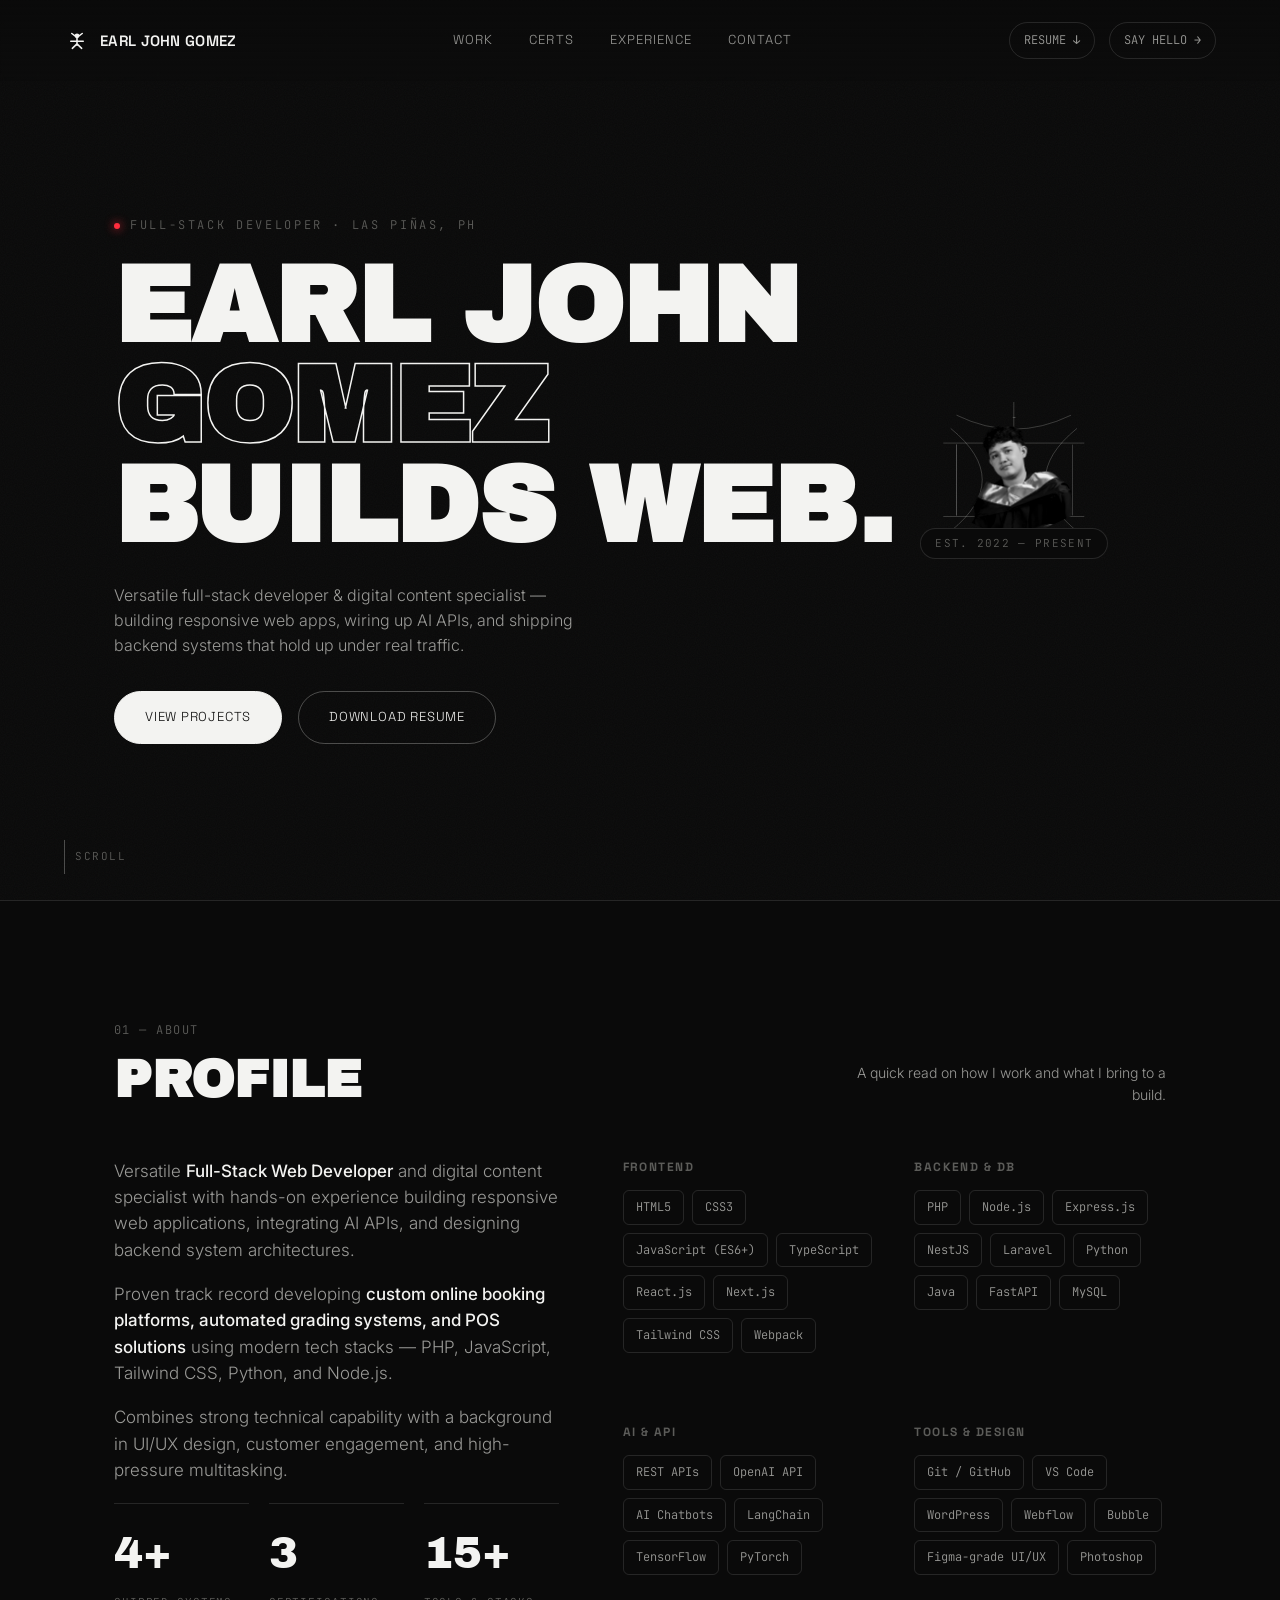
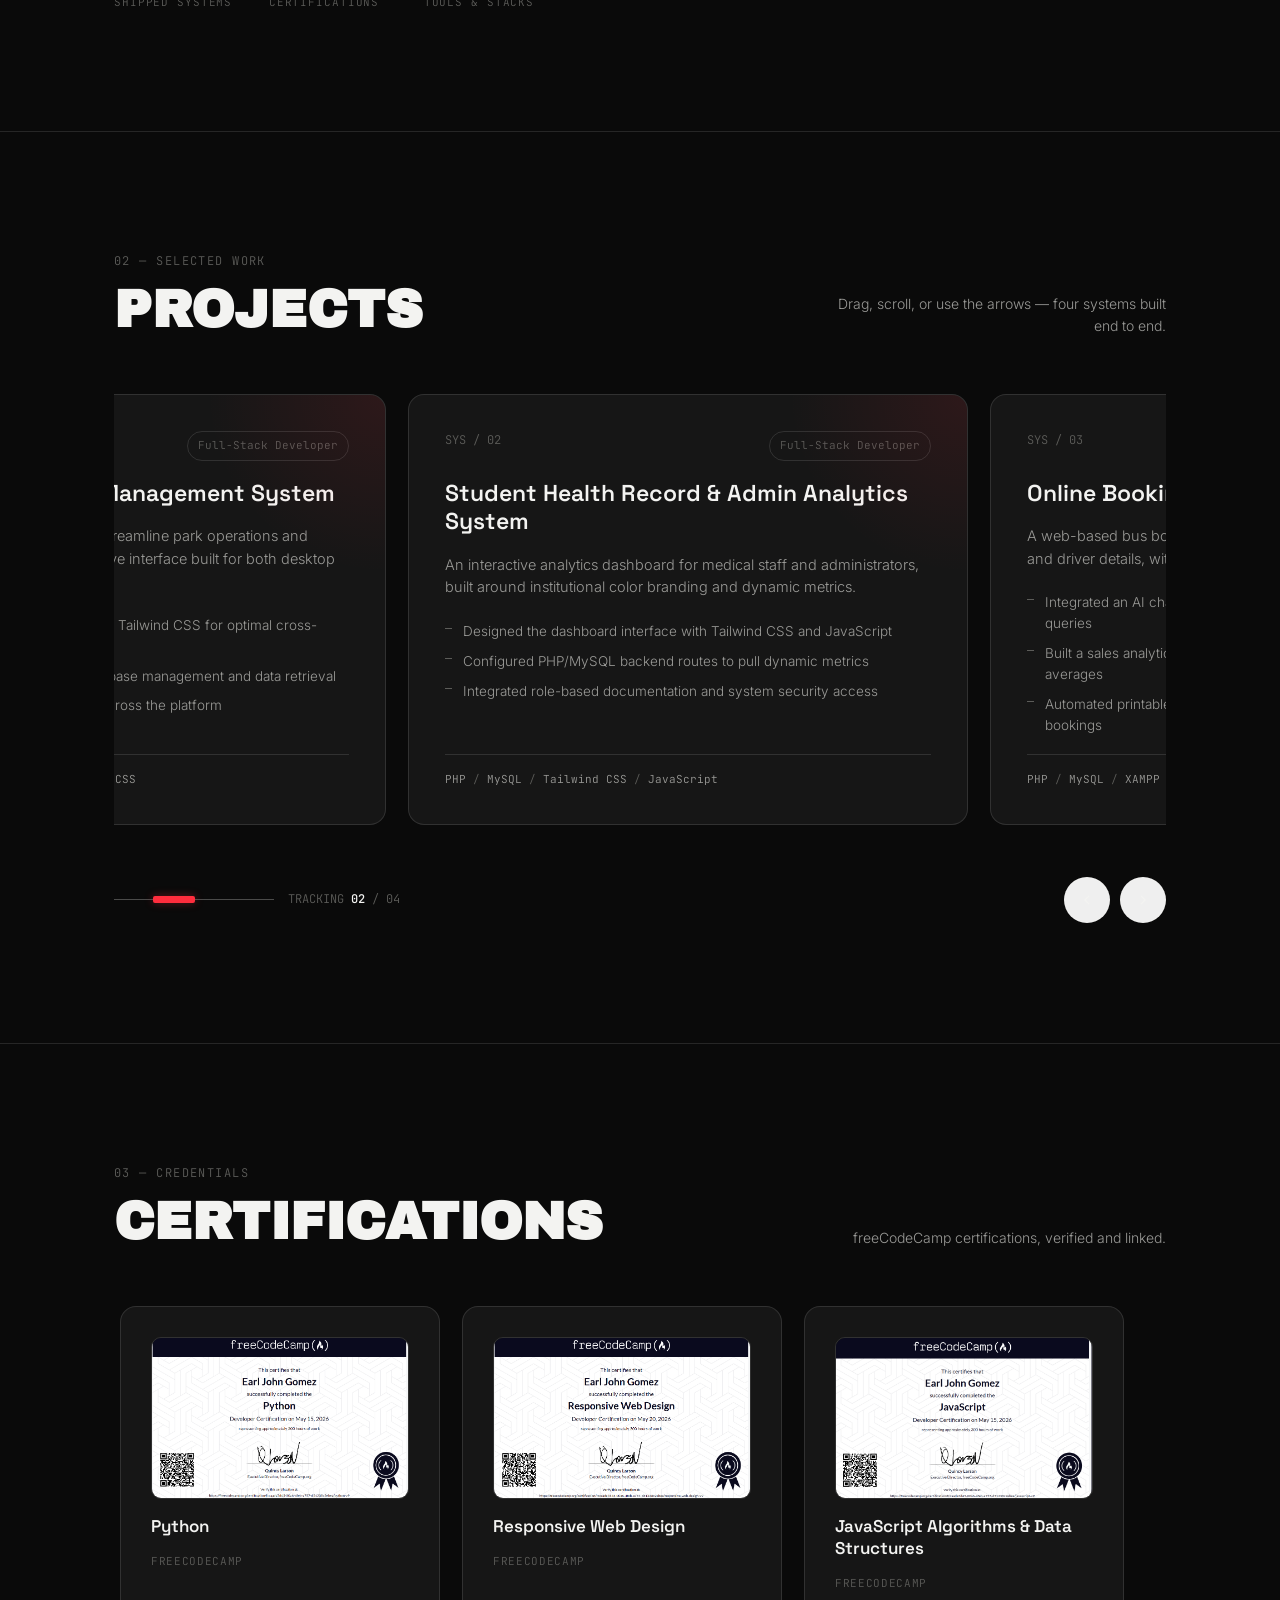
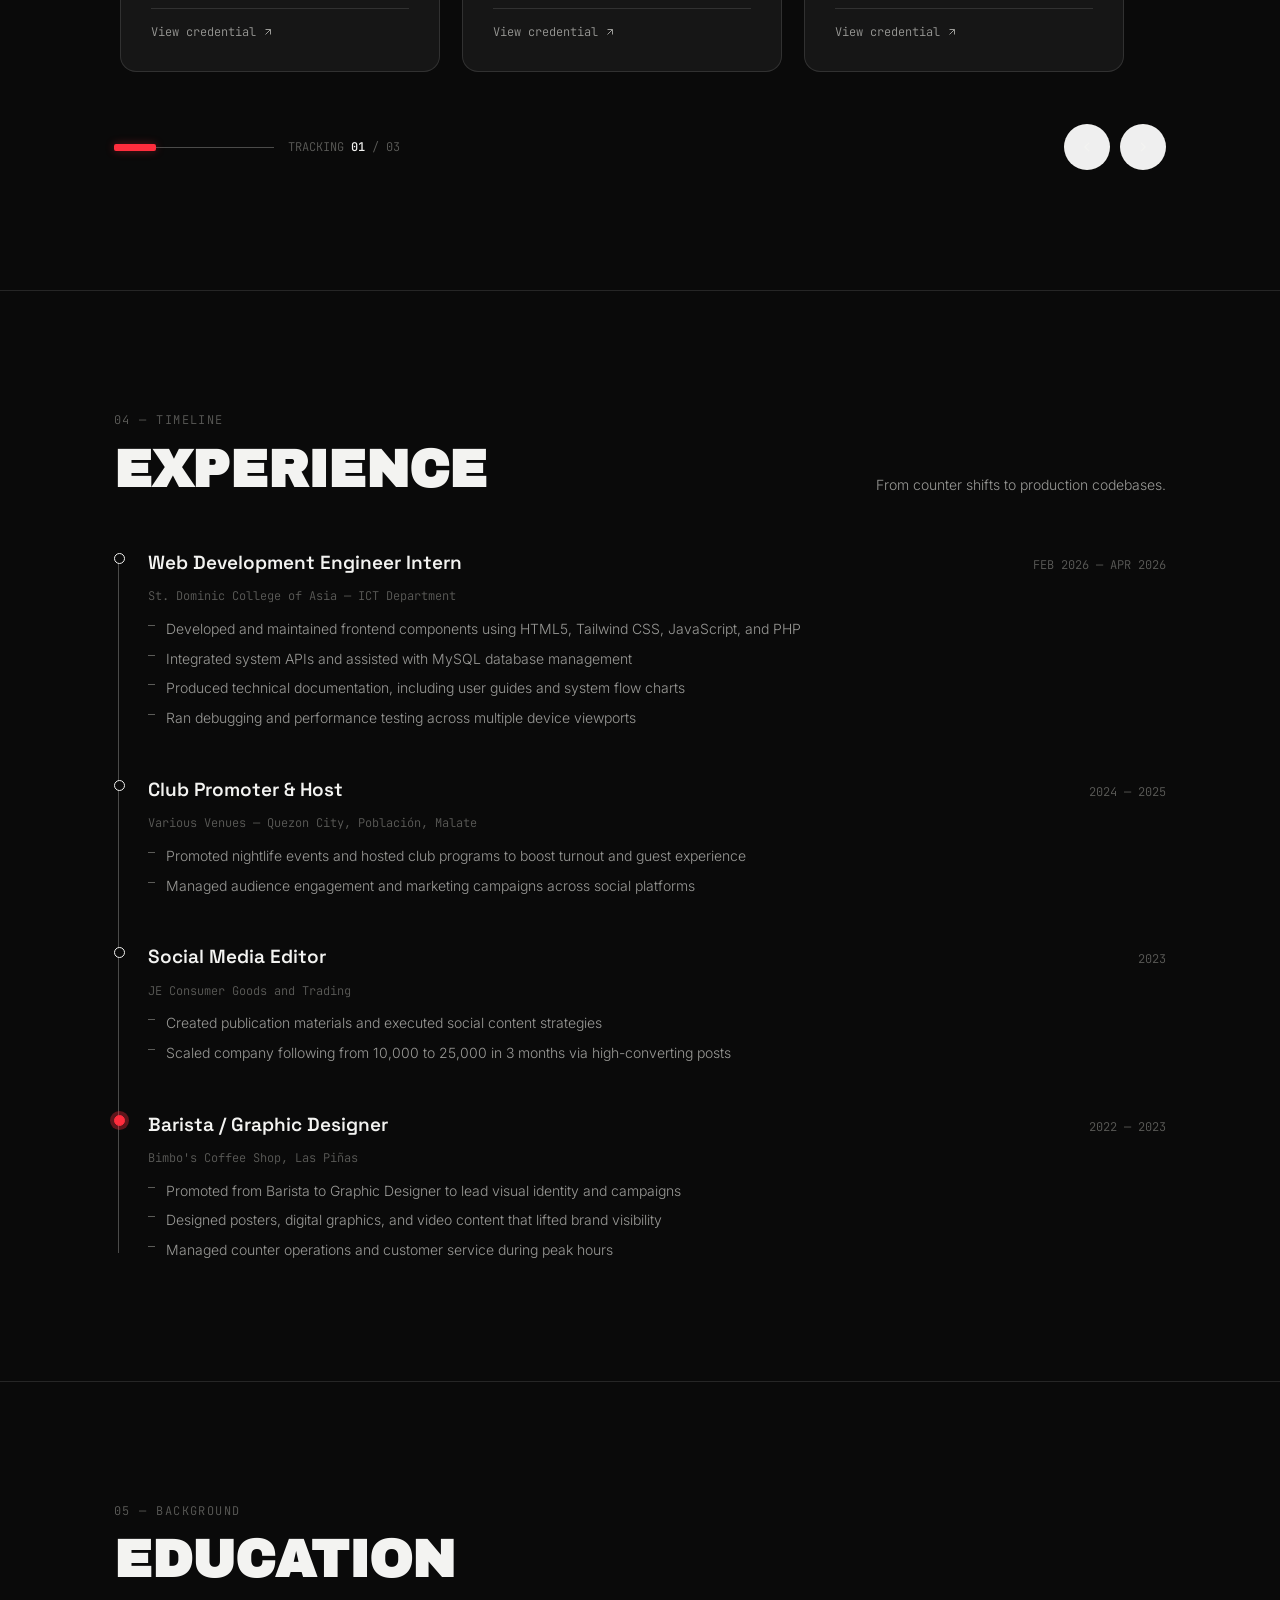
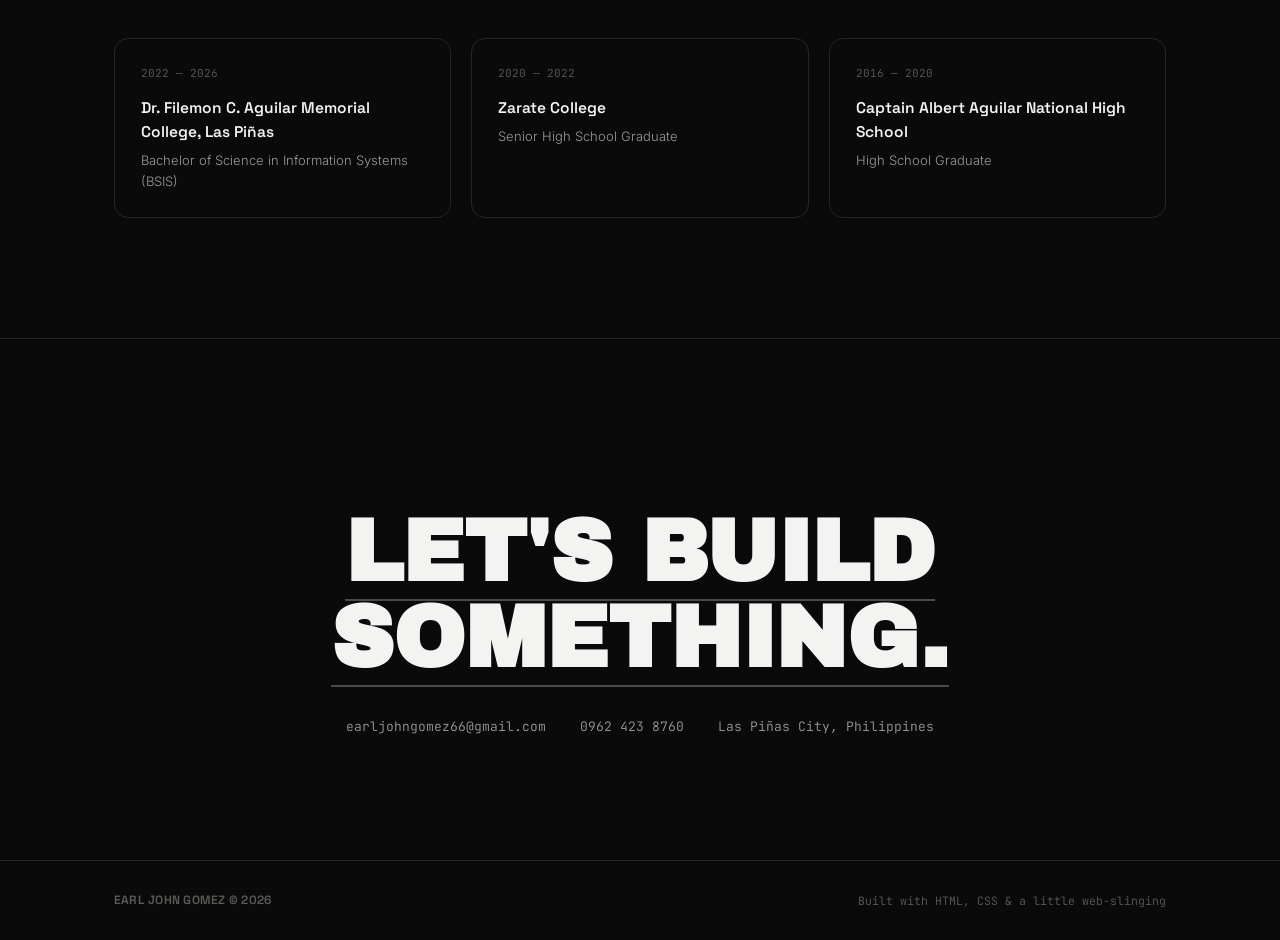
<file: index.html>
<!DOCTYPE html>
<html lang="en">
<head>
<meta charset="UTF-8" />
<meta name="viewport" content="width=device-width, initial-scale=1.0, viewport-fit=cover" />
<title>Earl John Gomez — Full-Stack Web Developer</title>
<meta name="description" content="Portfolio of Earl John Gomez, full-stack web developer." />
<meta property="og:type" content="website" />
<meta property="og:title" content="Earl John Gomez — Full-Stack Web Developer" />
<meta property="og:description" content="Full-stack developer building responsive web apps, AI-integrated platforms, and backend systems." />
<meta name="twitter:card" content="summary" />
<meta name="twitter:title" content="Earl John Gomez — Full-Stack Web Developer" />
<meta name="twitter:description" content="Full-stack developer building responsive web apps, AI-integrated platforms, and backend systems." />
<link rel="preconnect" href="https://fonts.googleapis.com">
<link rel="preconnect" href="https://fonts.gstatic.com" crossorigin>
<link href="https://fonts.googleapis.com/css2?family=Space+Grotesk:wght@400;500;600;700&family=Archivo+Black&family=Inter:wght@300;400;500;600&family=JetBrains+Mono:wght@400;500&display=swap" rel="stylesheet">
<link rel="icon" href="data:image/svg+xml,%3Csvg xmlns='http://www.w3.org/2000/svg' viewBox='0 0 100 100'%3E%3Crect width='100' height='100' fill='%230a0a0a'/%3E%3Cg stroke='%23f3f3f1' stroke-width='6' fill='none' stroke-linecap='round'%3E%3Cpath d='M50 30 L50 70 M50 40 L30 25 M50 40 L70 25 M50 55 L26 55 M50 55 L74 55 M50 65 L32 82 M50 65 L68 82'/%3E%3Ccircle cx='50' cy='34' r='9' fill='%23f3f3f1' stroke='none'/%3E%3C/g%3E%3C/svg%3E">
<style>
  :root{
    --bg:#0a0a0a;
    --bg-soft:#131313;
    --panel:#161616;
    --line:rgba(243,243,241,0.12);
    --line-strong:rgba(243,243,241,0.28);
    --fg:#f3f3f1;
    --fg-dim:#9a9a97;
    --fg-faint:#5c5c59;
    --accent:#ff2d3d;
    --accent-dim:rgba(255,45,61,0.35);
    --display:'Archivo Black', 'Space Grotesk', sans-serif;
    --head:'Space Grotesk', sans-serif;
    --body:'Inter', sans-serif;
    --mono:'JetBrains Mono', monospace;
    --ease:cubic-bezier(.16,.84,.44,1);
  }
  *{margin:0;padding:0;box-sizing:border-box;}
  html{scroll-behavior:smooth;}
  ::selection{background:var(--fg);color:var(--bg);}
  body{
    background:var(--bg);
    color:var(--fg);
    font-family:var(--body);
    font-weight:300;
    line-height:1.55;
    overflow-x:hidden;
    cursor:default;
  }
  a{color:inherit;text-decoration:none;}
  img{max-width:100%;display:block;}
  ul{list-style:none;}
  button{font-family:inherit;cursor:pointer;}

  /* ---------- background thread canvas ---------- */
  #thread-canvas{
    position:fixed;inset:0;width:100vw;height:100vh;pointer-events:none;z-index:1;mix-blend-mode:screen;opacity:.55;
  }
  .grain{
    position:fixed;inset:0;z-index:2;pointer-events:none;opacity:.035;
    background-image:url("data:image/svg+xml,%3Csvg xmlns='http://www.w3.org/2000/svg' width='120' height='120'%3E%3Cfilter id='n'%3E%3CfeTurbulence type='fractalNoise' baseFrequency='0.9' numOctaves='2' stitchTiles='stitch'/%3E%3C/filter%3E%3Crect width='100%25' height='100%25' filter='url(%23n)'/%3E%3C/svg%3E");
  }

  section, header, footer{position:relative;z-index:3;}

  .wrap{max-width:1180px;margin:0 auto;padding:0 clamp(24px,5vw,64px);}

  /* ---------- nav ---------- */
  nav{
    position:fixed;top:0;left:0;right:0;z-index:50;
    display:flex;align-items:center;justify-content:space-between;
    padding:calc(22px + env(safe-area-inset-top)) clamp(24px,5vw,64px);
    background:linear-gradient(to bottom, rgba(10,10,10,.92), rgba(10,10,10,0));
    backdrop-filter:blur(2px);
    transition:padding .4s var(--ease), background .4s var(--ease);
  }
  nav.scrolled{padding:calc(14px + env(safe-area-inset-top)) clamp(24px,5vw,64px);background:rgba(10,10,10,.86);border-bottom:1px solid var(--line);}
  .brand{display:flex;align-items:center;gap:10px;font-family:var(--head);font-weight:600;letter-spacing:.02em;font-size:15px;}
  .brand svg{width:26px;height:26px;flex-shrink:0;}
  .nav-links{display:flex;gap:36px;font-family:var(--head);font-size:13px;letter-spacing:.08em;text-transform:uppercase;}
  .nav-links a{position:relative;color:var(--fg-dim);transition:color .3s;padding:4px 0;}
  .nav-links a::after{content:'';position:absolute;left:0;bottom:0;height:1px;width:0;background:var(--accent);transition:width .35s var(--ease);}
  .nav-links a:hover{color:var(--fg);}
  .nav-links a:hover::after{width:100%;}
  .nav-cta{display:flex;align-items:center;gap:4px;font-family:var(--mono);font-size:12px;color:var(--fg-dim);border:1px solid var(--line);padding:8px 14px;border-radius:999px;transition:.3s var(--ease);}
  .nav-cta:hover{border-color:var(--fg);color:var(--fg);background:rgba(255,255,255,.04);}
  .nav-toggle{display:none;}

  /* ---------- hero ---------- */
  .hero{
    min-height:100svh;display:flex;flex-direction:column;justify-content:center;
    padding-top:120px;padding-bottom:60px;position:relative;
  }
  .eyebrow{
    font-family:var(--mono);font-size:12px;letter-spacing:.22em;text-transform:uppercase;color:var(--fg-faint);
    display:flex;align-items:center;gap:10px;margin-bottom:22px;opacity:0;
  }
  .eyebrow .dot{width:6px;height:6px;border-radius:50%;background:var(--accent);box-shadow:0 0 10px var(--accent);animation:pulse 2s infinite ease-in-out;}
  @keyframes pulse{0%,100%{opacity:1;}50%{opacity:.25;}}

  .hero-grid{display:grid;grid-template-columns:1.35fr .65fr;gap:48px;align-items:center;}
  .hero h1{
    font-family:var(--display);
    font-size:clamp(48px,8.4vw,118px);
    line-height:.93;
    letter-spacing:-.01em;
    text-transform:uppercase;
  }
  .hero h1 .line{display:block;overflow:hidden;}
  .hero h1 .line span{display:block;transform:translateY(110%);animation:riseUp .9s var(--ease) forwards;}
  .hero h1 .line:nth-child(2) span{animation-delay:.08s;color:transparent;-webkit-text-stroke:1.5px var(--fg);}
  .hero h1 .line:nth-child(3) span{animation-delay:.16s;}
  @keyframes riseUp{to{transform:translateY(0);}}

  .hero-sub{margin-top:26px;max-width:480px;color:var(--fg-dim);font-size:16px;opacity:0;animation:fadeUp .8s var(--ease) forwards;animation-delay:.55s;}
  .hero-actions{margin-top:34px;display:flex;gap:16px;flex-wrap:wrap;opacity:0;animation:fadeUp .8s var(--ease) forwards;animation-delay:.7s;}
  @keyframes fadeUp{from{opacity:0;transform:translateY(14px);}to{opacity:1;transform:translateY(0);}}

  .btn{
    font-family:var(--head);font-size:13px;letter-spacing:.06em;text-transform:uppercase;
    padding:15px 30px;border-radius:999px;border:1px solid var(--fg);display:inline-flex;align-items:center;gap:8px;
    transition:.35s var(--ease);
  }
  .btn.primary{background:var(--fg);color:var(--bg);}
  .btn.primary:hover{background:var(--accent);border-color:var(--accent);color:#fff;transform:translateY(-2px);}
  .btn.ghost{color:var(--fg);border-color:var(--line-strong);}
  .btn.ghost:hover{border-color:var(--fg);background:rgba(255,255,255,.05);transform:translateY(-2px);}

  .hero-portrait{
    position:relative;justify-self:center;width:min(320px,80%);aspect-ratio:1/1.08;opacity:0;animation:fadeIn 1.1s var(--ease) forwards;animation-delay:.3s;
  }
  @keyframes fadeIn{to{opacity:1;}}
  .hero-portrait svg.web-frame{position:absolute;inset:-14%;width:128%;height:128%;z-index:0;}
  .hero-portrait svg.web-frame path{stroke:var(--line-strong);stroke-width:1;fill:none;}
  .hero-portrait svg.web-frame path.draw{stroke-dasharray:600;stroke-dashoffset:600;animation:draw 2.2s var(--ease) forwards;animation-delay:.4s;}
  @keyframes draw{to{stroke-dashoffset:0;}}
  .portrait-clip{
    position:relative;z-index:1;width:100%;height:100%;overflow:hidden;
    clip-path:polygon(50% 0%, 100% 22%, 100% 78%, 50% 100%, 0% 78%, 0% 22%);
    border:1px solid var(--line-strong);filter:grayscale(1) contrast(1.08);
  }
  .portrait-clip img{width:100%;height:100%;object-fit:cover;}
  .portrait-tag{
    position:absolute;bottom:-16px;left:50%;transform:translateX(-50%);
    font-family:var(--mono);font-size:11px;letter-spacing:.12em;color:var(--fg-faint);
    background:var(--bg);padding:6px 14px;border:1px solid var(--line);border-radius:999px;white-space:nowrap;z-index:2;
  }

  .scroll-cue{
    position:absolute;bottom:26px;left:clamp(24px,5vw,64px);display:flex;align-items:center;gap:10px;
    font-family:var(--mono);font-size:11px;letter-spacing:.14em;color:var(--fg-faint);text-transform:uppercase;
  }
  .scroll-cue .bar{width:1px;height:34px;background:var(--line-strong);position:relative;overflow:hidden;}
  .scroll-cue .bar::after{content:'';position:absolute;top:-100%;left:0;width:100%;height:100%;background:var(--fg);animation:scrollLine 1.8s infinite ease-in-out;}
  @keyframes scrollLine{0%{top:-100%;}50%{top:0%;}100%{top:100%;}}

  /* ---------- section headers ---------- */
  .sec-head{display:flex;align-items:flex-end;justify-content:space-between;gap:24px;margin-bottom:52px;flex-wrap:wrap;}
  .sec-num{font-family:var(--mono);font-size:12px;color:var(--fg-faint);letter-spacing:.12em;display:block;margin-bottom:14px;}
  .sec-title{font-family:var(--display);font-size:clamp(30px,4.6vw,52px);text-transform:uppercase;line-height:1;}
  .sec-desc{max-width:340px;color:var(--fg-dim);font-size:14px;text-align:right;}
  @media (max-width:720px){.sec-desc{text-align:left;}}

  section.pad{padding:120px 0;}
  .hairline{border-top:1px solid var(--line);}

  /* ---------- about ---------- */
  .about-grid{display:grid;grid-template-columns:.9fr 1.1fr;gap:64px;}
  .about-grid p{color:var(--fg-dim);font-size:17px;margin-bottom:18px;}
  .about-grid p strong{color:var(--fg);font-weight:500;}
  .stat-row{display:grid;grid-template-columns:repeat(3,1fr);gap:20px;margin-top:20px;}
  .stat{border-top:1px solid var(--line);padding-top:16px;}
  .stat .num{font-family:var(--display);font-size:clamp(30px,3.4vw,44px);}
  .stat .lbl{font-family:var(--mono);font-size:11px;color:var(--fg-faint);letter-spacing:.08em;text-transform:uppercase;margin-top:6px;}

  .skill-cols{display:grid;grid-template-columns:repeat(2,1fr);gap:34px 40px;}
  .skill-cat h4{font-family:var(--head);font-size:12px;text-transform:uppercase;letter-spacing:.12em;color:var(--fg-faint);margin-bottom:14px;}
  .tag-list{display:flex;flex-wrap:wrap;gap:8px;}
  .tag{
    font-family:var(--mono);font-size:12px;padding:7px 12px;border:1px solid var(--line);border-radius:6px;color:var(--fg-dim);
    transition:.3s var(--ease);
  }
  .tag:hover{border-color:var(--fg);color:var(--fg);background:rgba(255,255,255,.04);}

  /* ---------- carousel shared ---------- */
  .carousel-shell{position:relative;}
  .carousel-track{
    display:flex;gap:22px;overflow-x:auto;scroll-snap-type:x mandatory;padding:6px 6px 26px;
    scrollbar-width:none;-ms-overflow-style:none;cursor:grab;
  }
  .carousel-track:active{cursor:grabbing;}
  .carousel-track::-webkit-scrollbar{display:none;}
  .carousel-track.dragging{scroll-snap-type:none;}

  .carousel-controls{display:flex;align-items:center;justify-content:space-between;margin-top:26px;}
  .car-arrows{display:flex;gap:10px;}
  .car-arrow{
    width:46px;height:46px;border-radius:50%;border:1px solid var(--line-strong);
    display:flex;align-items:center;justify-content:center;transition:.3s var(--ease);color:var(--fg);
  }
  .car-arrow:hover{background:var(--accent);color:#fff;border-color:var(--accent);}
  .car-arrow:disabled{opacity:.25;pointer-events:none;}
  .car-arrow svg{width:16px;height:16px;}

  .car-track-index{display:flex;align-items:center;gap:14px;}
  .track-bar{width:160px;height:1px;background:var(--line-strong);position:relative;}
  .track-bar em{position:absolute;top:-3px;left:0;height:7px;width:26%;background:var(--accent);font-style:normal;border-radius:2px;box-shadow:0 0 8px var(--accent-dim);transition:left .45s var(--ease);}
  .track-label{font-family:var(--mono);font-size:12px;color:var(--fg-faint);white-space:nowrap;}
  .track-label b{color:var(--fg);font-weight:500;}

  /* ---------- project cards ---------- */
  .proj-card{
    scroll-snap-align:start;flex:0 0 min(560px,84vw);
    background:var(--panel);border:1px solid var(--line);border-radius:16px;padding:36px;
    display:flex;flex-direction:column;gap:18px;position:relative;overflow:hidden;
    transition:border-color .4s var(--ease), transform .4s var(--ease);
  }
  .proj-card:hover{border-color:var(--line-strong);}
  .proj-card::before{
    content:'';position:absolute;top:0;right:0;width:180px;height:180px;
    background:radial-gradient(circle at top right, rgba(255,45,61,.10), transparent 70%);
    pointer-events:none;
  }
  .proj-top{display:flex;justify-content:space-between;align-items:flex-start;gap:12px;}
  .proj-id{font-family:var(--mono);font-size:12px;color:var(--fg-faint);}
  .proj-role{font-family:var(--mono);font-size:11px;color:var(--fg-faint);border:1px solid var(--line);padding:5px 10px;border-radius:999px;white-space:nowrap;}
  .proj-card h3{font-family:var(--head);font-weight:600;font-size:23px;line-height:1.25;}
  .proj-desc{color:var(--fg-dim);font-size:14.5px;}
  .proj-points{display:flex;flex-direction:column;gap:9px;margin-top:4px;}
  .proj-points li{position:relative;padding-left:18px;color:var(--fg-dim);font-size:13.5px;}
  .proj-points li::before{content:'';position:absolute;left:0;top:7px;width:7px;height:1px;background:var(--fg-faint);}
  .proj-stack{display:flex;flex-wrap:wrap;gap:7px;margin-top:auto;padding-top:16px;border-top:1px solid var(--line);}
  .proj-stack span{font-family:var(--mono);font-size:11px;color:var(--fg-dim);}
  .proj-stack span:not(:last-child)::after{content:'/';margin-left:7px;color:var(--fg-faint);}

  /* ---------- certifications ---------- */
  .cert-card{
    scroll-snap-align:start;flex:0 0 min(320px,74vw);
    border:1px solid var(--line);border-radius:16px;padding:30px;
    display:flex;flex-direction:column;gap:16px;background:var(--panel);
    transition:.4s var(--ease);
  }
  .cert-card:hover{border-color:var(--fg);transform:translateY(-4px);}
  .cert-icon{width:38px;height:38px;}
  .cert-icon svg{width:100%;height:100%;stroke:var(--fg);}
  .cert-card h4{font-family:var(--head);font-weight:600;font-size:17px;line-height:1.3;}
  .cert-issuer{font-family:var(--mono);font-size:11px;color:var(--fg-faint);letter-spacing:.06em;text-transform:uppercase;}
  .cert-img{
    width:100%;aspect-ratio:16/10;object-fit:cover;border:1px solid var(--line);border-radius:10px;
    filter:grayscale(.2);transition:filter .4s var(--ease), border-color .4s var(--ease);
  }
  .cert-card:hover .cert-img{filter:grayscale(0);border-color:var(--line-strong);}
  .cert-link{margin-top:auto;display:inline-flex;align-items:center;gap:6px;font-family:var(--mono);font-size:12px;color:var(--fg-dim);border-top:1px solid var(--line);padding-top:14px;transition:.3s;}
  .cert-card:hover .cert-link{color:var(--fg);}
  .cert-link svg{width:12px;height:12px;transition:transform .3s var(--ease);}
  .cert-card:hover .cert-link svg{transform:translate(2px,-2px);}

  /* ---------- experience timeline ---------- */
  .timeline{position:relative;padding-left:34px;}
  .timeline::before{content:'';position:absolute;left:4px;top:8px;bottom:8px;width:1px;background:var(--line-strong);}
  .tl-item{position:relative;padding-bottom:46px;}
  .tl-item:last-child{padding-bottom:0;}
  .tl-item::before{
    content:'';position:absolute;left:-34px;top:5px;width:9px;height:9px;border-radius:50%;
    background:var(--bg);border:1px solid var(--fg);
  }
  .tl-item.active::before{background:var(--accent);border-color:var(--accent);box-shadow:0 0 0 4px var(--accent-dim);}
  .tl-head{display:flex;justify-content:space-between;align-items:baseline;flex-wrap:wrap;gap:8px 20px;margin-bottom:10px;}
  .tl-head h3{font-family:var(--head);font-weight:600;font-size:19px;}
  .tl-head span{font-family:var(--mono);font-size:12px;color:var(--fg-faint);white-space:nowrap;}
  .tl-org{font-family:var(--mono);font-size:12px;color:var(--fg-faint);margin-bottom:12px;display:block;}
  .tl-item ul{display:flex;flex-direction:column;gap:8px;}
  .tl-item li{position:relative;padding-left:18px;color:var(--fg-dim);font-size:14px;}
  .tl-item li::before{content:'';position:absolute;left:0;top:7px;width:7px;height:1px;background:var(--fg-faint);}

  /* ---------- education ---------- */
  .edu-grid{display:grid;grid-template-columns:repeat(3,1fr);gap:20px;}
  .edu-card{border:1px solid var(--line);border-radius:14px;padding:26px;transition:.3s var(--ease);}
  .edu-card:hover{border-color:var(--line-strong);background:rgba(255,255,255,.02);}
  .edu-year{font-family:var(--mono);font-size:11px;color:var(--fg-faint);margin-bottom:14px;display:block;}
  .edu-card h4{font-family:var(--head);font-weight:600;font-size:15.5px;margin-bottom:6px;}
  .edu-card p{color:var(--fg-dim);font-size:13px;}

  /* ---------- contact ---------- */
  .contact-inner{text-align:center;padding:130px 0 90px;}
  .contact-inner .eyebrow{justify-content:center;}
  .contact-title{font-family:var(--display);font-size:clamp(38px,7vw,86px);text-transform:uppercase;line-height:1;margin:18px 0 30px;}
  .contact-title a{border-bottom:2px solid var(--line-strong);transition:.35s var(--ease);}
  .contact-title a:hover{border-color:var(--accent);color:var(--accent);}
  .contact-meta{display:flex;justify-content:center;gap:34px;flex-wrap:wrap;margin-top:36px;font-family:var(--mono);font-size:13px;color:var(--fg-dim);}
  .contact-meta a:hover{color:var(--fg);}

  footer{padding:calc(30px + env(safe-area-inset-bottom)) 0;border-top:1px solid var(--line);}
  .foot-row{display:flex;justify-content:space-between;align-items:center;flex-wrap:wrap;gap:12px;font-family:var(--mono);font-size:11.5px;color:var(--fg-faint);}
  .foot-row .brand{font-size:12px;}

  [data-reveal]{opacity:0;transform:translateY(28px);transition:opacity .8s var(--ease), transform .8s var(--ease);}
  [data-reveal].in{opacity:1;transform:translateY(0);}

  @media(max-width:900px){
    .hero-grid{grid-template-columns:1fr;}
    .hero-portrait{order:-1;width:180px;margin:0 auto 20px;}
    .about-grid{grid-template-columns:1fr;gap:40px;}
    .skill-cols{grid-template-columns:1fr 1fr;}
    .edu-grid{grid-template-columns:1fr;}
    .nav-links{display:none;}
    .sec-desc{display:none;}
    .nav-cta{padding:7px 11px;font-size:11px;}
  }
  @media(max-width:640px){
    .car-arrow{width:40px;height:40px;}
    .track-bar{width:90px;}
  }
  @media(max-width:520px){
    .skill-cols{grid-template-columns:1fr;}
    .stat-row{grid-template-columns:1fr;gap:14px;}
    .contact-meta{flex-direction:column;gap:14px;}
    .hero h1{font-size:clamp(38px,11vw,48px);}
    .nav-cta.hide-sm{display:none;}
    section.pad{padding:80px 0;}
    .contact-inner{padding:90px 0 60px;}
  }
  @media(max-width:360px){
    .track-bar{display:none;}
    .carousel-controls{flex-wrap:wrap;gap:14px;}
    .nav-cta{padding:6px 9px;font-size:10.5px;}
  }

  @media (prefers-reduced-motion: reduce){
    *{animation-duration:.001ms !important;animation-iteration-count:1 !important;transition-duration:.001ms !important;scroll-behavior:auto !important;}
  }
</style>
</head>
<body>

<canvas id="thread-canvas"></canvas>
<div class="grain"></div>

<nav id="nav">
  <a href="#top" class="brand">
    <svg viewBox="0 0 100 100" fill="none"><g stroke="currentColor" stroke-width="6" stroke-linecap="round"><path d="M50 30 L50 70 M50 40 L30 25 M50 40 L70 25 M50 55 L26 55 M50 55 L74 55 M50 65 L32 82 M50 65 L68 82"/><circle cx="50" cy="34" r="9" fill="currentColor" stroke="none"/></g></svg>
    EARL&nbsp;JOHN&nbsp;GOMEZ
  </a>
  <ul class="nav-links">
    <li><a href="#work">Work</a></li>
    <li><a href="#certs">Certs</a></li>
    <li><a href="#experience">Experience</a></li>
    <li><a href="#contact">Contact</a></li>
  </ul>
  <div style="display:flex;align-items:center;gap:14px;">
    <a href="Earl_John_Gomez_Resume.pdf" download class="nav-cta" id="navResume">RESUME ↓</a>
    <a href="mailto:earljohngomez66@gmail.com" class="nav-cta hide-sm" id="say-hello">SAY HELLO →</a>
  </div>
</nav>

<header class="hero" id="top">
  <div class="wrap hero-grid">
    <div>
      <p class="eyebrow" style="animation:fadeUp .8s var(--ease) forwards;"><span class="dot"></span> <span id="hero-eyebrow">FULL-STACK DEVELOPER · LAS PIÑAS, PH</span></p>
      <h1 id="hero-title">
        <span class="line"><span>EARL JOHN</span></span>
        <span class="line"><span>GOMEZ</span></span>
        <span class="line"><span>BUILDS&nbsp;WEB.</span></span>
      </h1>
      <p class="hero-sub" id="hero-sub">Versatile full-stack developer &amp; digital content specialist — building responsive web apps, wiring up AI APIs, and shipping backend systems that hold up under real traffic.</p>
      <div class="hero-actions">
        <a href="#work" class="btn primary" id="view-projects-btn">View Projects</a>
        <a href="Earl_John_Gomez_Resume.pdf" download class="btn ghost" id="resume-download-btn">Download Resume</a>
      </div>
    </div>

    <div class="hero-portrait">
      <svg class="web-frame" viewBox="0 0 200 220" xmlns="http://www.w3.org/2000/svg">
        <path class="draw" d="M100 4 L100 216"/>
        <path class="draw" d="M4 60 L196 60"/>
        <path class="draw" d="M4 160 L196 160"/>
        <path class="draw" d="M22 22 Q100 60 178 22"/>
        <path class="draw" d="M22 198 Q100 160 178 198"/>
        <path class="draw" d="M14 40 Q100 110 14 180"/>
        <path class="draw" d="M186 40 Q100 110 186 180"/>
      </svg>
      <div class="portrait-clip">
        <img id="portrait-img" src="1.png" alt="Portrait of Earl John Gomez" />
      </div>
      <span class="portrait-tag" id="portfolio-est">EST. 2022 — PRESENT</span>
    </div>
  </div>

  <div class="scroll-cue"><span class="bar"></span> SCROLL</div>
</header>

<section class="pad hairline" id="about">
  <div class="wrap">
    <div class="sec-head" data-reveal>
      <div><span class="sec-num">01 — ABOUT</span><h2 class="sec-title">Profile</h2></div>
      <p class="sec-desc">A quick read on how I work and what I bring to a build.</p>
    </div>
    <div class="about-grid">
      <div data-reveal id="about-text"></div>
      <div class="skill-cols" data-reveal id="skill-cols"></div>
    </div>
  </div>
</section>

<section class="pad hairline" id="work">
  <div class="wrap">
    <div class="sec-head" data-reveal>
      <div><span class="sec-num">02 — SELECTED WORK</span><h2 class="sec-title">Projects</h2></div>
      <p class="sec-desc">Drag, scroll, or use the arrows — four systems built end to end.</p>
    </div>

    <div class="carousel-shell" data-reveal>
      <div class="carousel-track" id="projTrack"></div>
      <div class="carousel-controls">
        <div class="car-track-index">
          <div class="track-bar"><em id="projFill"></em></div>
          <span class="track-label">TRACKING <b id="projCount">01</b> / <span id="projTotal">04</span></span>
        </div>
        <div class="car-arrows">
          <button class="car-arrow" id="projPrev" aria-label="Previous project"><svg viewBox="0 0 24 24" fill="none" stroke="currentColor" stroke-width="2"><path d="M15 18l-6-6 6-6"/></svg></button>
          <button class="car-arrow" id="projNext" aria-label="Next project"><svg viewBox="0 0 24 24" fill="none" stroke="currentColor" stroke-width="2"><path d="M9 18l6-6-6-6"/></svg></button>
        </div>
      </div>
    </div>
  </div>
</section>

<section class="pad hairline" id="certs">
  <div class="wrap">
    <div class="sec-head" data-reveal>
      <div><span class="sec-num">03 — CREDENTIALS</span><h2 class="sec-title">Certifications</h2></div>
      <p class="sec-desc">freeCodeCamp certifications, verified and linked.</p>
    </div>

    <div class="carousel-shell" data-reveal>
      <div class="carousel-track" id="certTrack"></div>
      <div class="carousel-controls">
        <div class="car-track-index">
          <div class="track-bar"><em id="certFill"></em></div>
          <span class="track-label">TRACKING <b id="certCount">01</b> / <span id="certTotal">03</span></span>
        </div>
        <div class="car-arrows">
          <button class="car-arrow" id="certPrev" aria-label="Previous certificate"><svg viewBox="0 0 24 24" fill="none" stroke="currentColor" stroke-width="2"><path d="M15 18l-6-6 6-6"/></svg></button>
          <button class="car-arrow" id="certNext" aria-label="Next certificate"><svg viewBox="0 0 24 24" fill="none" stroke="currentColor" stroke-width="2"><path d="M9 18l6-6-6-6"/></svg></button>
        </div>
      </div>
    </div>
  </div>
</section>

<section class="pad hairline" id="experience">
  <div class="wrap">
    <div class="sec-head" data-reveal>
      <div><span class="sec-num">04 — TIMELINE</span><h2 class="sec-title">Experience</h2></div>
      <p class="sec-desc">From counter shifts to production codebases.</p>
    </div>

    <div class="timeline" data-reveal id="timeline"></div>
  </div>
</section>

<section class="pad hairline" id="education">
  <div class="wrap">
    <div class="sec-head" data-reveal>
      <div><span class="sec-num">05 — BACKGROUND</span><h2 class="sec-title">Education</h2></div>
    </div>
    <div class="edu-grid" data-reveal id="edu-grid"></div>
  </div>
</section>

<section class="hairline" id="contact">
  <div class="wrap contact-inner">
    <p class="eyebrow"><span class="dot"></span> 06 — CONTACT</p>
    <h2 class="contact-title"><a href="mailto:earljohngomez66@gmail.com" id="contact-cta">Let's build<br>something.</a></h2>
    <div class="contact-meta">
      <a href="mailto:earljohngomez66@gmail.com" id="emailLink" data-email="earljohngomez66@gmail.com">earljohngomez66@gmail.com</a>
      <a href="tel:+639624238760" id="phone-link">0962 423 8760</a>
      <span id="location-span">Las Piñas City, Philippines</span>
    </div>
    <p id="copyToast" style="margin-top:16px;font-family:var(--mono);font-size:11px;color:var(--fg-faint);opacity:0;transition:opacity .3s;">Email copied to clipboard</p>
  </div>
</section>

<footer>
  <div class="wrap foot-row">
    <span class="brand" id="foot-brand">EARL JOHN GOMEZ © 2026</span>
    <span id="foot-note">Built with HTML, CSS &amp; a little web-slinging</span>
  </div>
</footer>

<script src="data.js"></script>
<script src="script.js"></script>
<script>
// ---------- nav scroll state ----------
const nav = document.getElementById('nav');
window.addEventListener('scroll', () => {
  nav.classList.toggle('scrolled', window.scrollY > 40);
}, {passive:true});

// ---------- reveal on scroll ----------
const revealEls = document.querySelectorAll('[data-reveal]');
const io = new IntersectionObserver((entries) => {
  entries.forEach(e => { if (e.isIntersecting) { e.target.classList.add('in'); io.unobserve(e.target); } });
}, {threshold:.15});
revealEls.forEach(el => io.observe(el));

// ---------- timeline active dot on scroll ----------
const tlItems = document.querySelectorAll('.tl-item');
const tlIo = new IntersectionObserver((entries) => {
  entries.forEach(e => { if (e.isIntersecting) tlItems.forEach(i => i.classList.toggle('active', i===e.target)); });
}, {threshold:.5});
tlItems.forEach(i => tlIo.observe(i));

// ---------- copy email to clipboard ----------
const emailLink = document.getElementById('emailLink');
const copyToast = document.getElementById('copyToast');
if (emailLink) {
  emailLink.addEventListener('click', (e) => {
    if (navigator.clipboard) {
      e.preventDefault();
      navigator.clipboard.writeText(emailLink.dataset.email).then(() => {
        copyToast.style.opacity = '1';
        clearTimeout(emailLink._t);
        emailLink._t = setTimeout(() => { copyToast.style.opacity = '0'; }, 1800);
      }).catch(() => { window.location.href = emailLink.href; });
    }
  });
}

// ---------- generic carousel controller ----------
const AUTO_SCROLL_MS = 2000;
const RESUME_DELAY_MS = 4000;
const reduceMotionPref = window.matchMedia('(prefers-reduced-motion: reduce)').matches;

function initCarousel(trackId, prevId, nextId, fillId, countId){
  const track = document.getElementById(trackId);
  const prev = document.getElementById(prevId);
  const next = document.getElementById(nextId);
  const fill = document.getElementById(fillId);
  const count = document.getElementById(countId);
  const cards = Array.from(track.children);
  const total = cards.length;
  let current = 0;
  let autoTimer = null;
  let resumeTimer = null;

  function cardStep(){ return cards[1] ? (cards[1].offsetLeft - cards[0].offsetLeft) : track.clientWidth; }

  function goTo(index){
    if (!cards.length) return;
    current = ((index % total) + total) % total; // wrap around both directions
    track.scrollTo({left: cardStep()*current, behavior:'smooth'});
  }

  function update(){
    const step = cardStep();
    current = Math.round(track.scrollLeft / step);
    current = Math.max(0, Math.min(current, total-1));
    count.textContent = String(current+1).padStart(2,'0');
    const pct = total<=1 ? 0 : (current/(total-1))*74;
    fill.style.left = pct + '%';
    prev.disabled = false;
    next.disabled = false;
  }

  function startAuto(){
    if (reduceMotionPref) return;
    stopAuto();
    autoTimer = setInterval(() => { goTo(current+1); }, AUTO_SCROLL_MS);
  }
  function stopAuto(){ clearInterval(autoTimer); autoTimer = null; }
  function pauseThenResume(){
    stopAuto();
    clearTimeout(resumeTimer);
    resumeTimer = setTimeout(startAuto, RESUME_DELAY_MS);
  }

  prev.addEventListener('click', () => { pauseThenResume(); goTo(current-1); });
  next.addEventListener('click', () => { pauseThenResume(); goTo(current+1); });

  let raf;
  track.addEventListener('scroll', () => { cancelAnimationFrame(raf); raf = requestAnimationFrame(update); }, {passive:true});

  // pause on hover / touch / focus, resume after a short delay
  track.addEventListener('mouseenter', stopAuto);
  track.addEventListener('mouseleave', startAuto);
  track.addEventListener('touchstart', pauseThenResume, {passive:true});
  track.addEventListener('focusin', stopAuto);
  track.addEventListener('focusout', startAuto);

  // drag to scroll
  let isDown=false, startX=0, startScroll=0;
  track.addEventListener('mousedown', (e) => { isDown=true; track.classList.add('dragging'); startX=e.pageX; startScroll=track.scrollLeft; pauseThenResume(); });
  window.addEventListener('mouseup', () => { if(!isDown) return; isDown=false; track.classList.remove('dragging'); update(); });
  window.addEventListener('mousemove', (e) => { if(!isDown) return; e.preventDefault(); track.scrollLeft = startScroll - (e.pageX - startX); });

  window.addEventListener('resize', update);
  update();
  startAuto();
}
initCarousel('projTrack','projPrev','projNext','projFill','projCount');
initCarousel('certTrack','certPrev','certNext','certFill','certCount');

// ---------- background thread canvas: cursor-follow strand ----------
const canvas = document.getElementById('thread-canvas');
const ctx = canvas.getContext('2d');
let w, h, dpr;
function resize(){
  dpr = Math.min(window.devicePixelRatio||1, 2);
  w = canvas.width = window.innerWidth*dpr;
  h = canvas.height = window.innerHeight*dpr;
  canvas.style.width = window.innerWidth+'px';
  canvas.style.height = window.innerHeight+'px';
}
resize();
window.addEventListener('resize', resize);

const reduceMotion = window.matchMedia('(prefers-reduced-motion: reduce)').matches;

let mouse = {x: window.innerWidth/2, y: window.innerHeight/2};
let anchor = {x: mouse.x, y: mouse.y};
window.addEventListener('mousemove', (e) => { mouse.x = e.clientX; mouse.y = e.clientY; });

// fixed web anchor points (subtle, corner-biased) original "signal grid" motif
const anchors = [
  {x:0.06,y:0.1},{x:0.94,y:0.08},{x:0.5,y:0.02},{x:0.02,y:0.55},{x:0.98,y:0.6}
];

function draw(){
  ctx.clearRect(0,0,w,h);
  if(!reduceMotion){
    anchor.x += (mouse.x - anchor.x)*0.06;
    anchor.y += (mouse.y - anchor.y)*0.06;
  } else {
    anchor.x = mouse.x; anchor.y = mouse.y;
  }
  ctx.lineWidth = 1*dpr;
  anchors.forEach((a,i) => {
    const ax = a.x*window.innerWidth*dpr, ay = a.y*window.innerHeight*dpr;
    const mx = anchor.x*dpr, my = anchor.y*dpr;
    const midx = (ax+mx)/2 + Math.sin(Date.now()/1400 + i)*14*dpr;
    const midy = (ay+my)/2 + Math.cos(Date.now()/1600 + i)*14*dpr;
    const dist = Math.hypot(ax-mx, ay-my);
    const alpha = Math.max(0, 0.16 - dist/ (2600*dpr));
    ctx.strokeStyle = `rgba(243,243,241,${alpha})`;
    ctx.beginPath();
    ctx.moveTo(ax,ay);
    ctx.quadraticCurveTo(midx,midy,mx,my);
    ctx.stroke();
  });
  requestAnimationFrame(draw);
}
draw();
</script>

</body>
</html>
</file>
